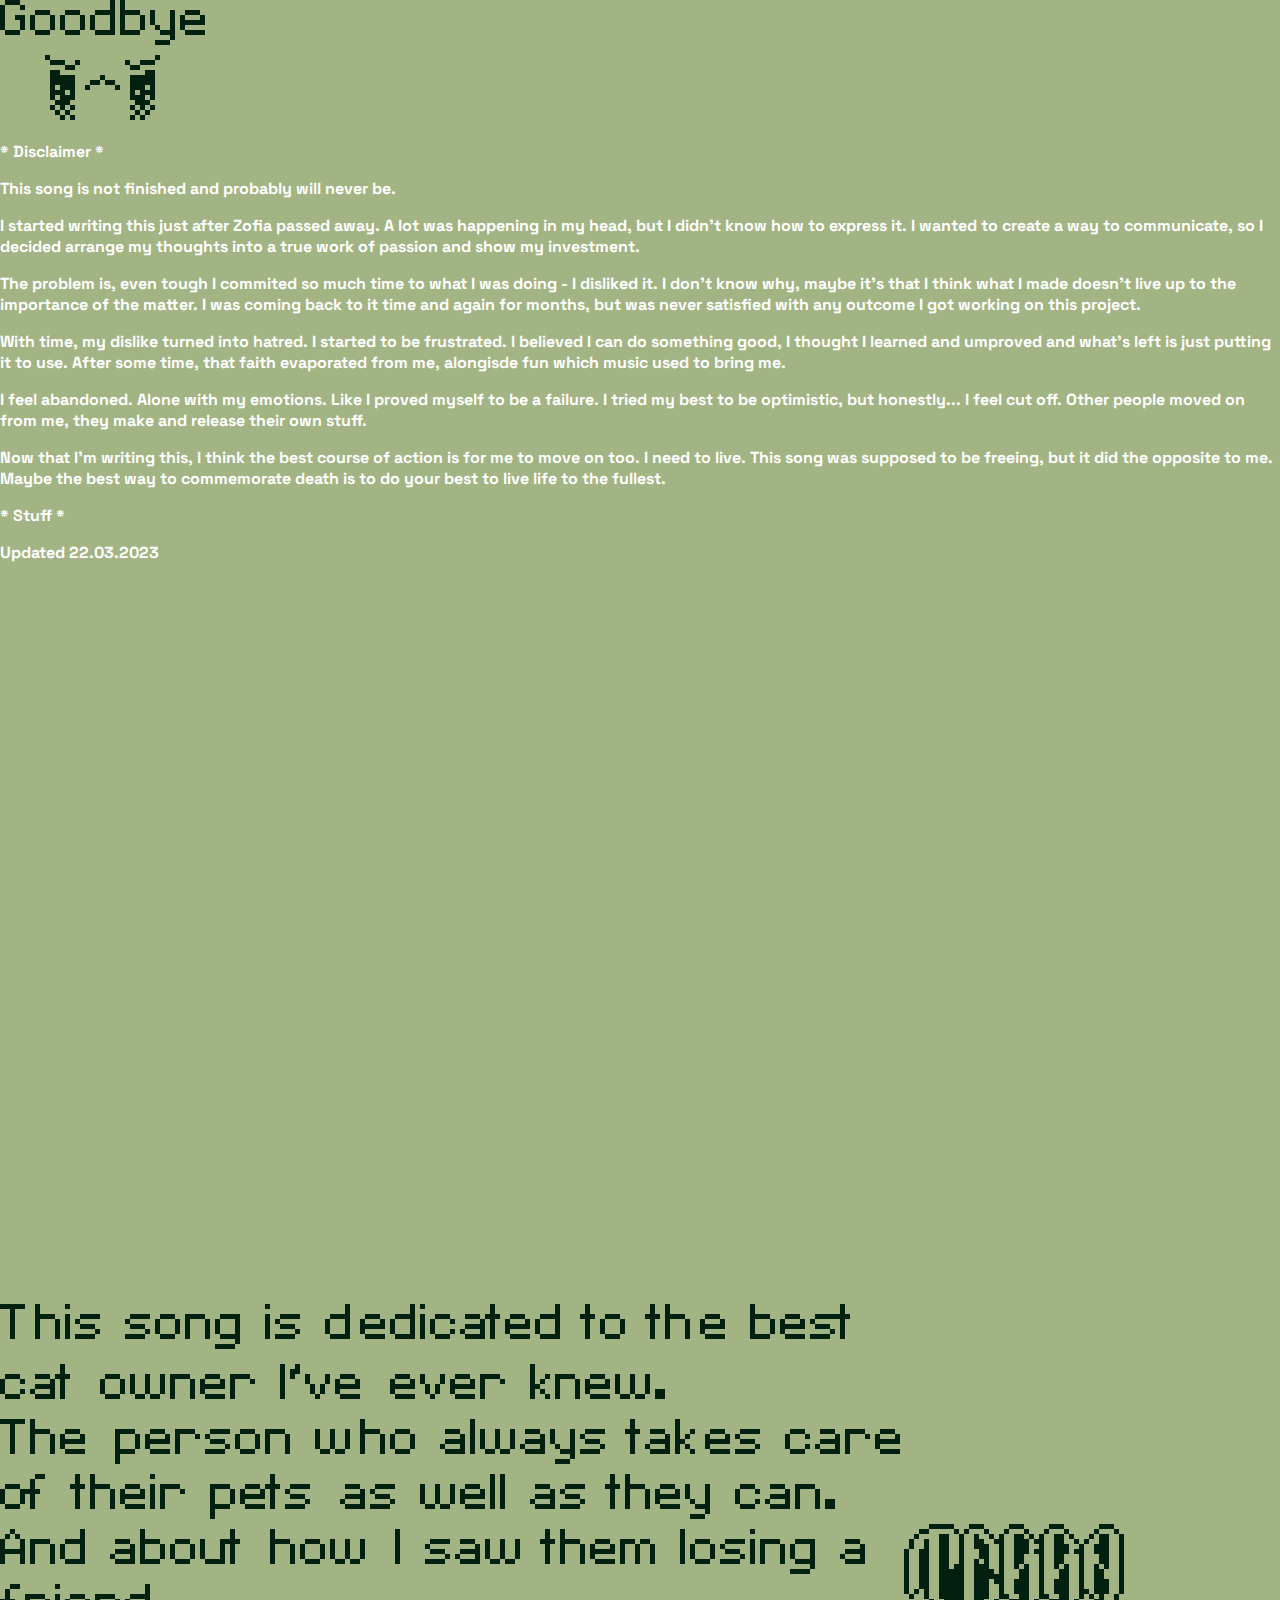
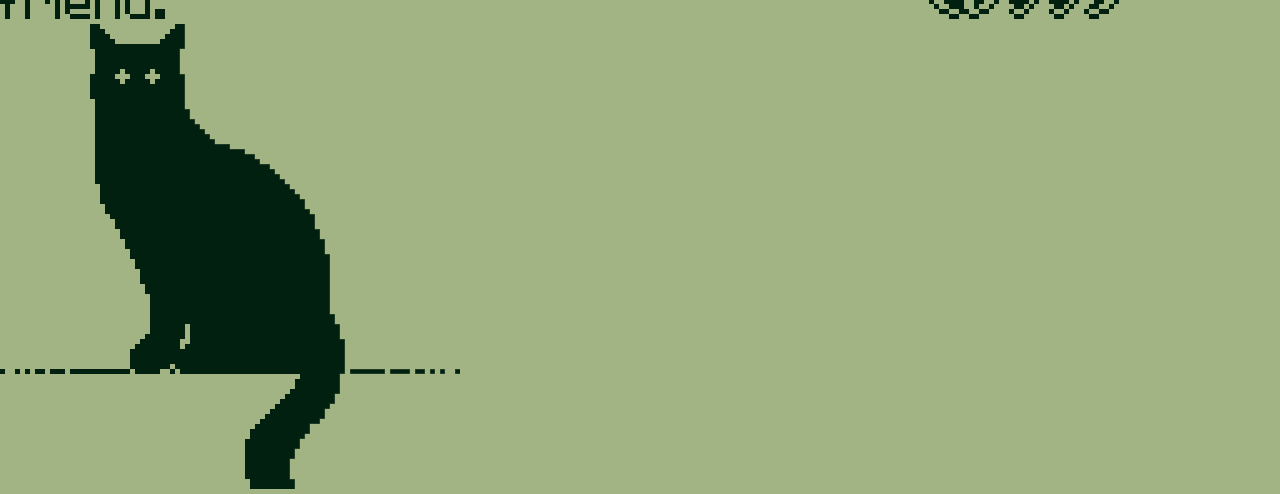
<file: goodbye.html>
<!DOCTYPE html>
<html lang="en">
<head>
    <title>Goodbye</title>
    <meta charset="UTF-8">
    <meta name="viewport" content="width=device-width, initial-scale=1.0, user-scalable=no, viewport-fit=cover">
    <meta name="theme-color" content="#a2b483" />
    <link rel="icon" href="res/favicon.ico">
    <meta name="author" content="Terio" />
    <meta name="og:type" property="og:type" content="website" />
    <meta name="og:title" property="og:title" content="Goodbye" />
    <meta name="og:site_name" property="og:site_name" content="Terra Music" />
    <meta name="og:description" property="og:description" content="Goodbye" />
    <!-- TODO: Change image -->
    <meta name="og:image" property="og:image" content="https://terra.gayest.cloud/img/index_thumbnail.png" />
    <meta name="twitter:card" content="summary_large_image">

    <!-- Styles -->
    <link rel="stylesheet" href="css/common.css">
    <link rel="stylesheet" href="css/goodbye.css">
</head>
<body>
    <main>
        <img id="goodbye" src="res/goodbye/goodbye.png"/>
        <div id="disclamer">
            <p><b>* Disclaimer *</b></p> 
            <p>This song is not finished and probably will never be. </p>
            <p>I started writing this just after Zofia passed away. A lot was happening in my head, but I didn't know how to express it. I wanted to create a way to communicate, so I decided arrange my thoughts into a true work of passion and show my investment.</p>
            <p>The problem is, even tough I commited so much time to what I was doing - I disliked it. I don't know why, maybe it's that I think what I made doesn't live up to the importance of the matter. I was coming back to it time and again for months, but was never satisfied with any outcome I got working on this project.</p>
            <p>With time, my dislike turned into hatred. I started to be frustrated. I believed I can do something good, I thought I learned and umproved and what's left is just putting it to use. After some time, that faith evaporated from me, alongisde fun which music used to bring me.</p>
            <p>I feel abandoned. Alone with my emotions. Like I proved myself to be a failure. I tried my best to be optimistic, but honestly... I feel cut off. Other people moved on from me, they make and release their own stuff.</p>
            <p>Now that I'm writing this, I think the best course of action is for me to move on too. I need to live. This song was supposed to be freeing, but it did the opposite to me. Maybe the best way to commemorate death is to do your best to live life to the fullest.</p>
            <p><b><a href="https://pastebin.com/zKH3Mf2V">* Stuff *</a></b></p>
            <p>Updated 22.03.2023</p>
        </div>
        <iframe src="https://www.youtube-nocookie.com/embed/_K3Hs5bolEM?vq=hd1080&modestbranding=1&rel=0&iv_load_policy=3&fs=0&color=white" width="100%" height="100%" title="Goodbye" frameborder="0"></iframe>
        <img id="note" src="res/goodbye/note.png"/>
        <img id="logo" src="res/goodbye/logo.png"/>
        <img id="cat" src="res/goodbye/cat.png"/>
    </main>
</body>
</html>
</file>
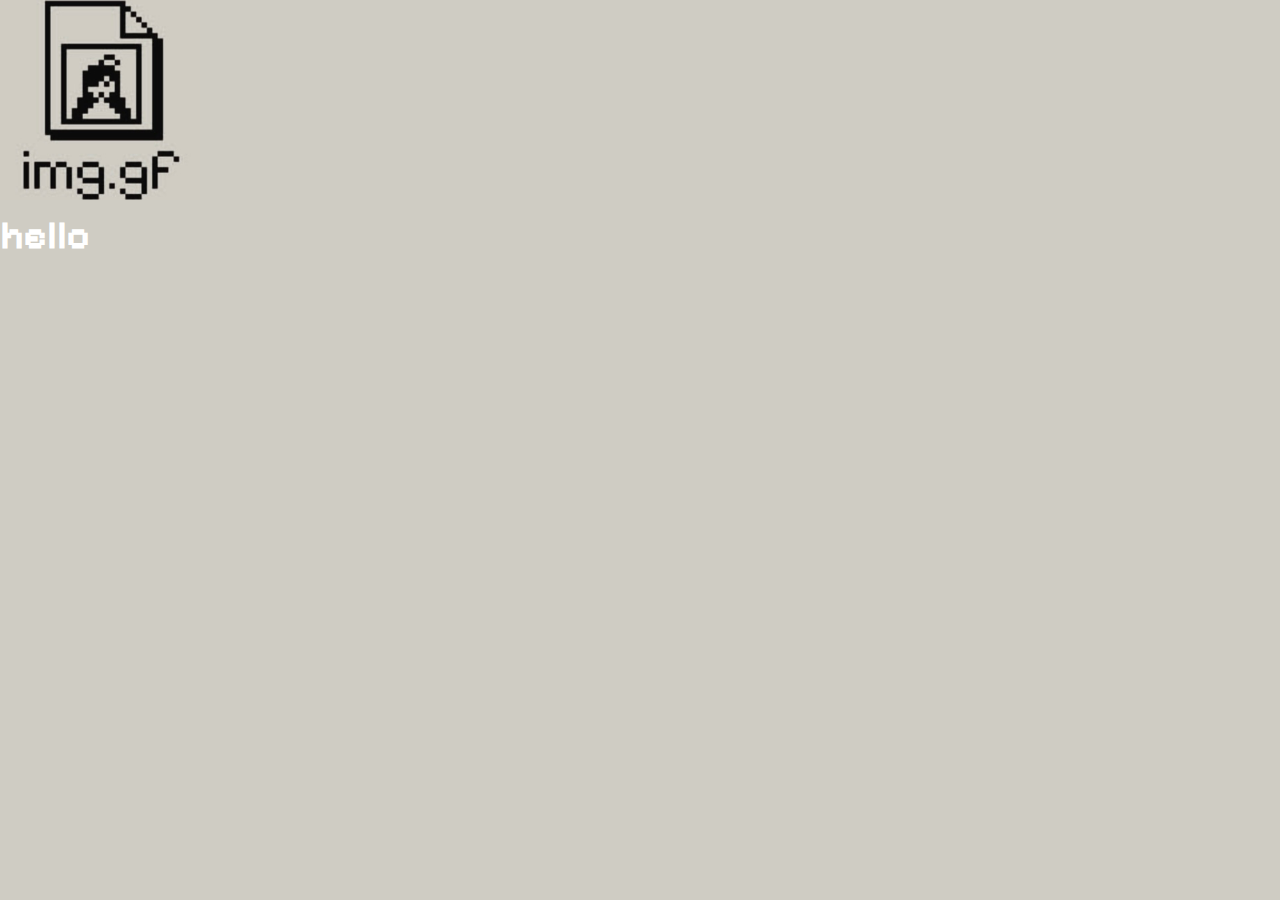
<file: img-gf.html>
<!DOCTYPE html>
<html lang="en">
<head>
    <title>img.gf</title>
    <!-- Meta -->
    <meta charset="UTF-8">
    <meta name="viewport" content="width=device-width, initial-scale=1.0">
    <link rel="icon" href="res/meadow-hospital/favicon-meadow-hospital.ico">
    <meta name="theme-color" content="#cfccc3" />
    <!-- Styles -->
    <link rel="stylesheet" href="css/common.css">
    <link rel="stylesheet" href="css/img-gf.css">
</head>
<body>
    <div id="icon"><img src="res/img-gf/icon.png"></div>
    <div id="links">hello</div>
</body>
</html>
</file>
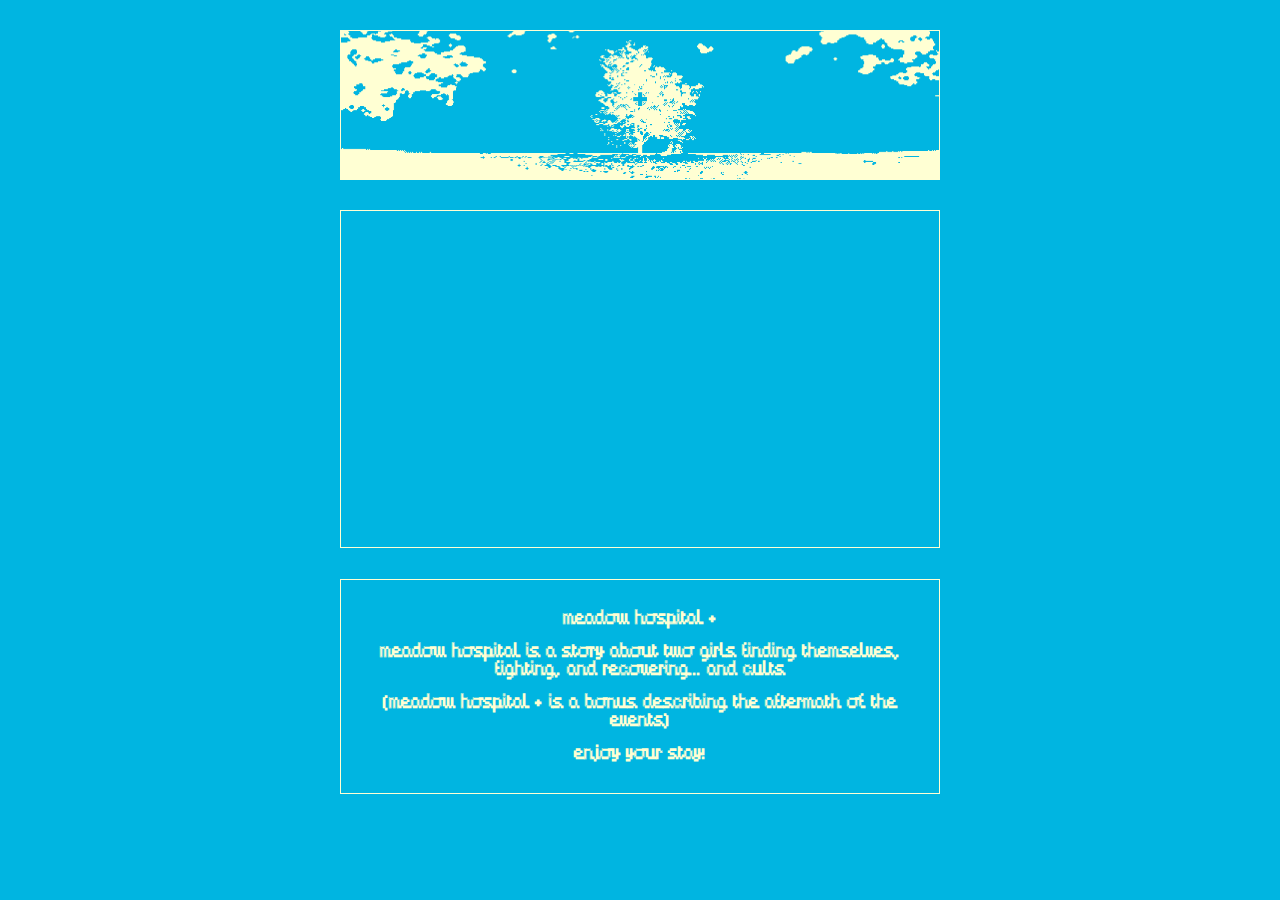
<file: meadow-hospital.html>
<!DOCTYPE html>
<html lang="en">
<head>
    <title>Meadow Hospital</title>
    <!-- Meta -->
    <meta charset="UTF-8">
    <meta name="viewport" content="width=device-width, initial-scale=1.0">
    <link rel="icon" href="res/meadow-hospital/favicon-meadow-hospital.ico">
    <meta name="theme-color" content="#00b5e1" />
    <!-- Styles -->
    <link rel="stylesheet" href="css/common.css">
    <link rel="stylesheet" href="css/meadow-hospital.css">
</head>
<body>
    <div id="wrap">
        <header></header>
        <main><iframe src="https://www.youtube.com/embed/lywJ9mzpqIU?color=white" title="A YouTube video" frameborder="0" allowfullscreen></iframe></main>
        <footer>
            <div id="title">Meadow Hospital +</div>
            <div class="description">Meadow Hospital is a story about two girls finding themselves, fighting, and recovering... and cults</div>
            <div class="description">(Meadow Hospital + is a bonus describing the aftermath of the events)</div>
            <div class="description">enjoy your stay!</div>
        </footer>
    </div>
</body>
</html>
</file>
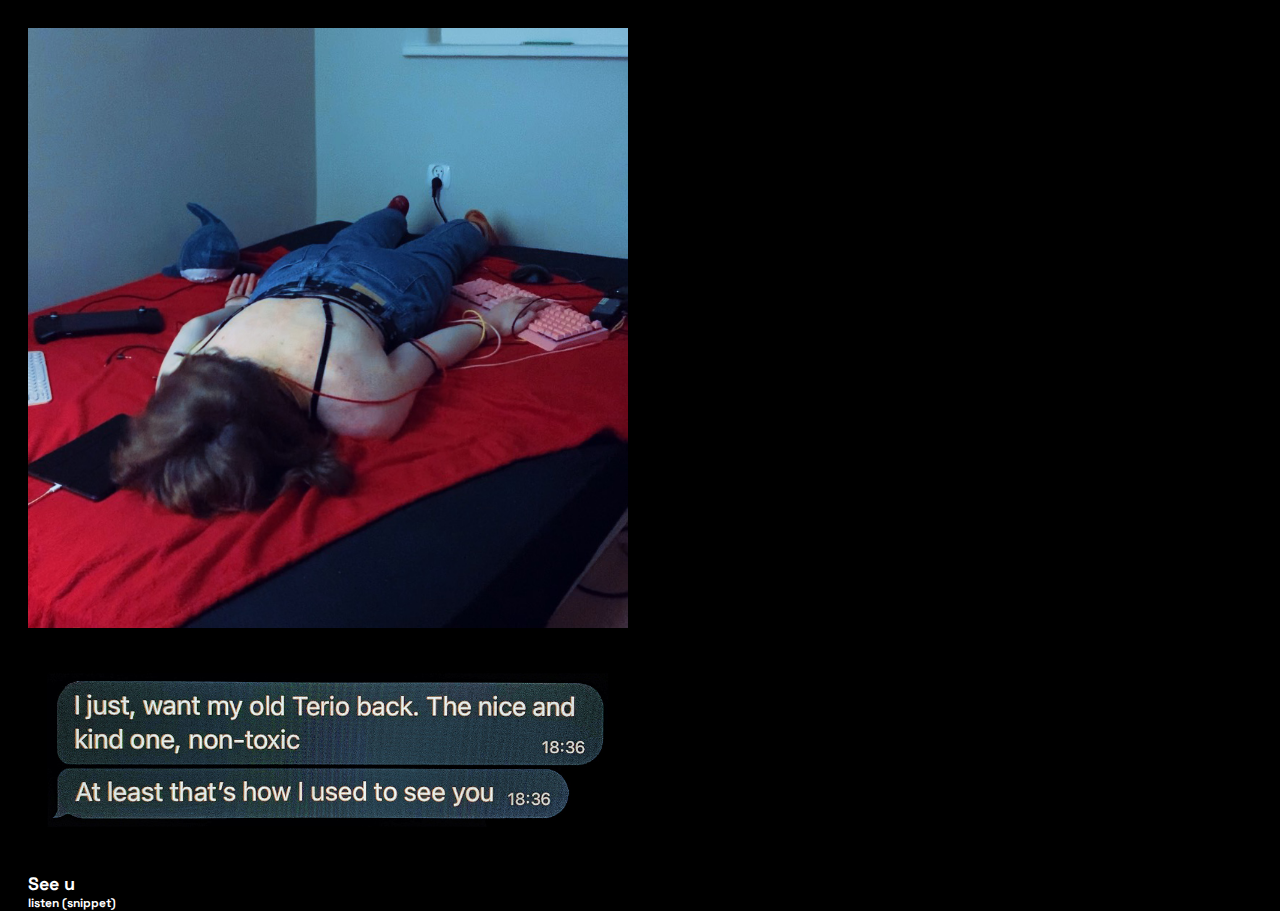
<file: see-u.html>
<!DOCTYPE html>

<html>

<head>
    <!-- Meta -->
    <title>see u</title>
    <meta charset="UTF-8">
    <meta name="viewport" content="width=device-width, initial-scale=1.0, user-scalable=no, viewport-fit=cover">
    <meta name="theme-color" content="#000000" />
    <link rel="icon" href="res/favicon.ico">
    <meta name="author" content="Terio" />
    <meta name="og:type" property="og:type" content="website" />
    <meta name="og:title" property="og:title" content="see u" />
    <meta name="og:site_name" property="og:site_name" content="Terra Music" />
    <meta name="og:description" property="og:description" content="I just, want my old Terio back." />
    <!-- TODO: Change image -->
    <meta name="og:image" property="og:image" content="https://terra.gayest.cloud/img/index_thumbnail.png" />
    <meta name="twitter:card" content="summary_large_image">

    <!-- Styles -->
    <link rel="stylesheet" href="css/common.css">
    <link rel="stylesheet" href="css/see-u.css">
</head>
<body>
    <img src="res/see-u/see_u.png"/>
    <img src="res/see-u/message.jpg"/>
    <span>See u</span>
    <a href="https://youtu.be/d_pMJvhv81I">listen (snippet)</a>
</body>

</html>
</file>
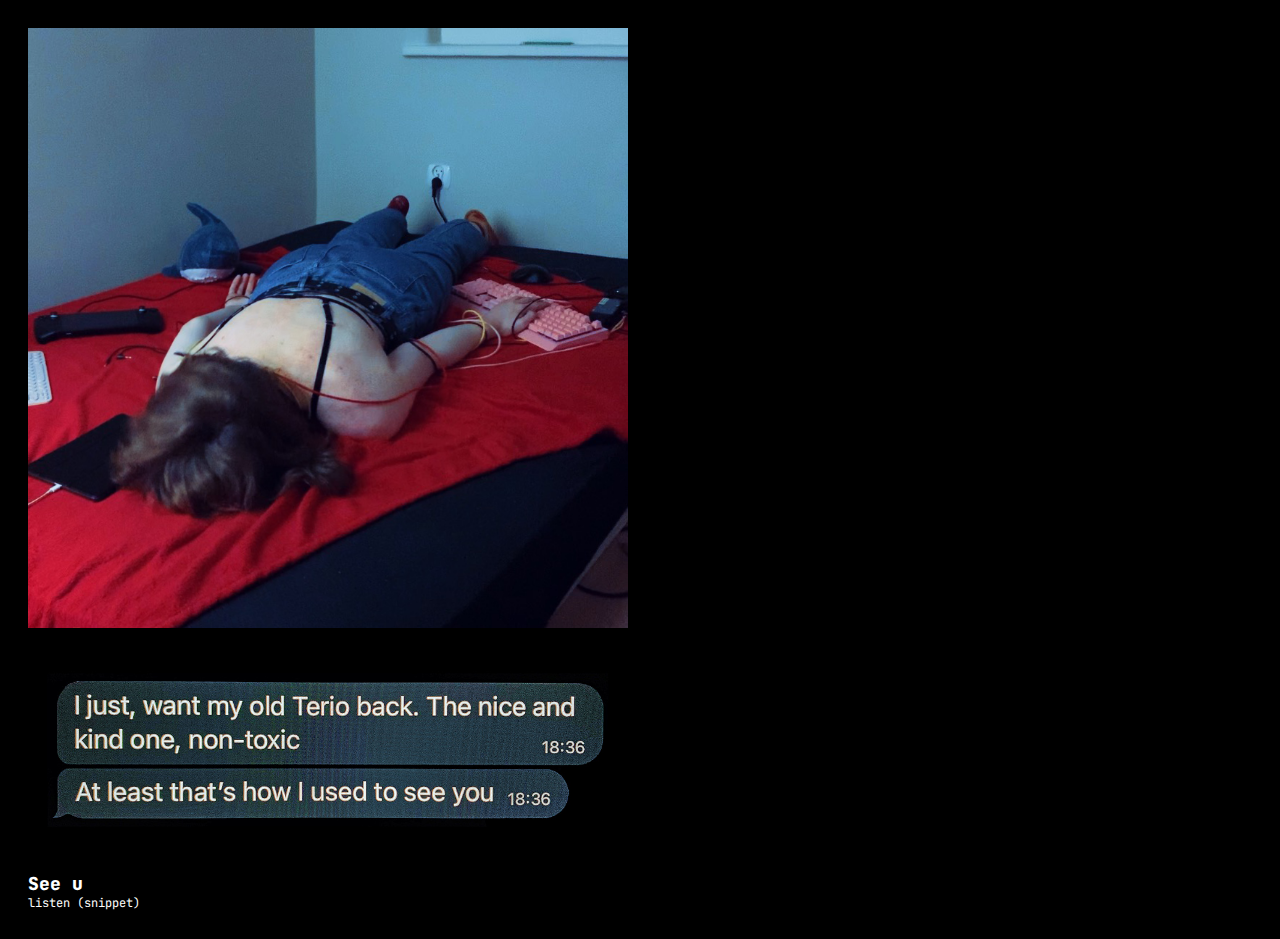
<file: see_u.html>
<!DOCTYPE html>

<html>

  <head>
    <meta charset="utf-8">

    <link rel="manifest" href="manifest.json">
    <link rel="apple-touch-startup-image" href="https://i.imgur.com/RQFEbFz.png">
    <meta name="apple-mobile-web-app-capable" content="yes" />
    <meta name='viewport' content='width=device-width, initial-scale=1.0, maximum-scale=1.0, user-scalable=0' />

    <title>see u</title>

    <!-- FONTS -->
    <link rel="preconnect" href="https://fonts.googleapis.com">
    <link rel="preconnect" href="https://fonts.gstatic.com" crossorigin>
    <link href="https://fonts.googleapis.com/css2?family=JetBrains+Mono:ital,wght@0,400;0,600;0,700;1,400;1,600;1,700&display=swap" rel="stylesheet">

    <meta name="theme-color" content="#ffffff" />

    <link rel="stylesheet" href="css/see_u.css">

</head>

  <body>

    <div id="body-wrapper">

        <div class="img"><img src="img/see_u.png"></div>

        <div class="img"><img src="img/see_u_message.jpg"></div>

        <div class="title">See u</div>
        <div class="paragraph"></div>
        <div class="link"><a href="https://youtu.be/d_pMJvhv81I">listen (snippet)</a></div>
	
	  </div>

  </body>

</html>
</file>
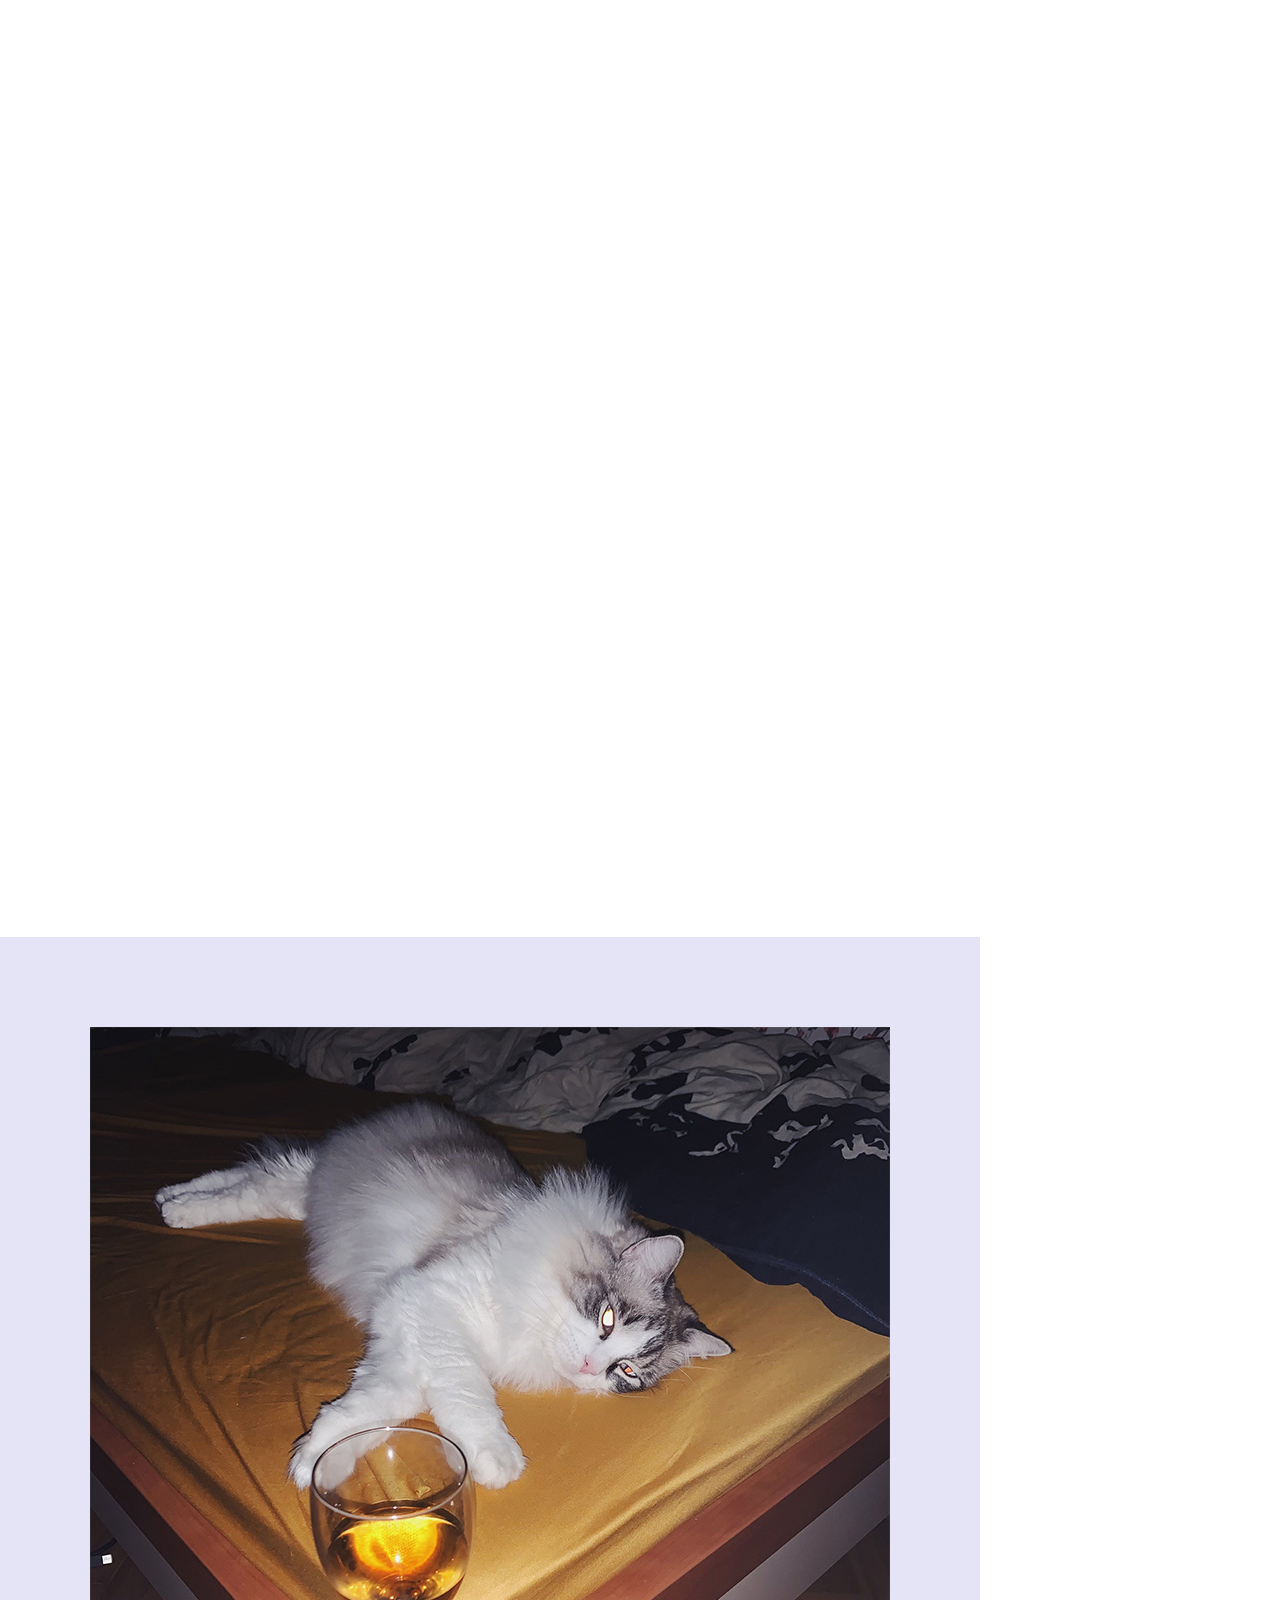
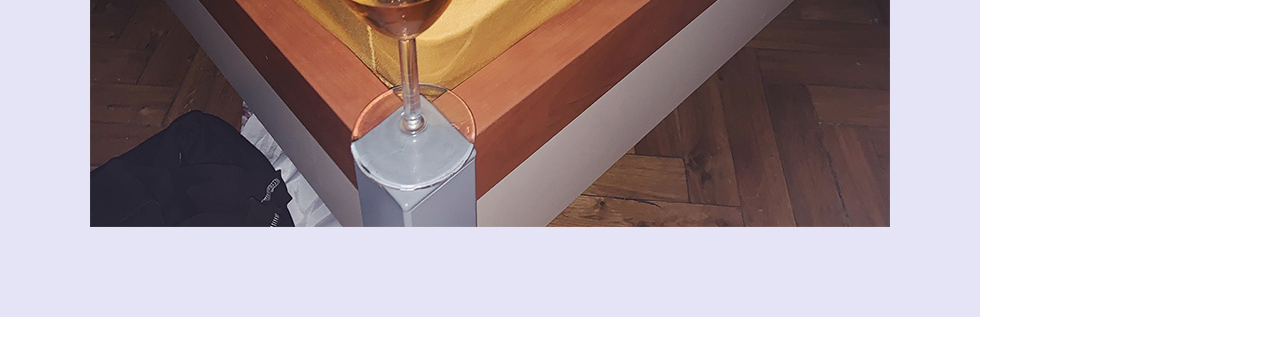
<file: silverr.html>
<!DOCTYPE html>
<html lang="en">
<head>
    <title>silverr</title>
    <meta charset="UTF-8">
    <meta name="viewport" content="width=device-width, initial-scale=1.0, user-scalable=no, viewport-fit=cover">
    <meta name="theme-color" content="#ffffff" />
    <link rel="icon" href="res/favicon.ico">
    <meta name="author" content="Terio" />
    <meta name="og:type" property="og:type" content="website" />
    <meta name="og:title" property="og:title" content="silverr" />
    <meta name="og:site_name" property="og:site_name" content="Terra Music" />
    <meta name="og:description" property="og:description" content="578 days / 13 872 hours / 832 320 minutes" />
    <!-- TODO: Change image -->
    <meta name="og:image" property="og:image" content="https://terra.gayest.cloud/img/index_thumbnail.png" />
    <meta name="twitter:card" content="summary_large_image">

    <!-- Styles -->
    <link rel="stylesheet" href="css/common.css">
    <link rel="stylesheet" href="css/silverr.css">
</head>
<body>
    <main>
        <h1>silverr</h1>
        <span>TERRA</span>
        <span>578 days / 13 872 hours / 832 320 minutes</span>
        <iframe src="https://www.youtube.com/embed/7-CK0Xvv4ug?color=white" width="560" height="315" title="silverr" frameborder="0" allowfullscreen></iframe>
        <!-- <span>playlist "from the grround up" - <a href="https://open.spotify.com/playlist/5KFHqxVAKCXmcylaWNyS5Q?si=f9409a4299a544a6">link</a></span> -->
        <!-- <iframe src="https://open.spotify.com/embed/playlist/5KFHqxVAKCXmcylaWNyS5Q?utm_source=generator" width="560" height="500" frameBorder="0" allowfullscreen="" allow="autoplay; clipboard-write; encrypted-media; fullscreen; picture-in-picture" loading="lazy" class="spotify"></iframe> -->
        <span class="left">
            And we'll keep in touch if we're able<br/>
            And i'll be gone by tomorrow<br/>
            You'll count to ten<br/>
            But this time i won't see<br/>
            How this ends
        </span>
        <span class="right">
            Its skies embrace me at their core<br/>
            Kind hands could lead me through<br/>
            Remind me that i'm not broken<br/>
            I'll blossom, ease a longing heart
        </span>
        <span>"count to 10" - elliebell</span>
        <img src="res/silverr/jaskier-framed.jpg"/>
        <span>
            thank you for listening<br/>
            with love &#60;3<br/>
            TERRA
        </span>
    </main>
</body>
</html>
</file>
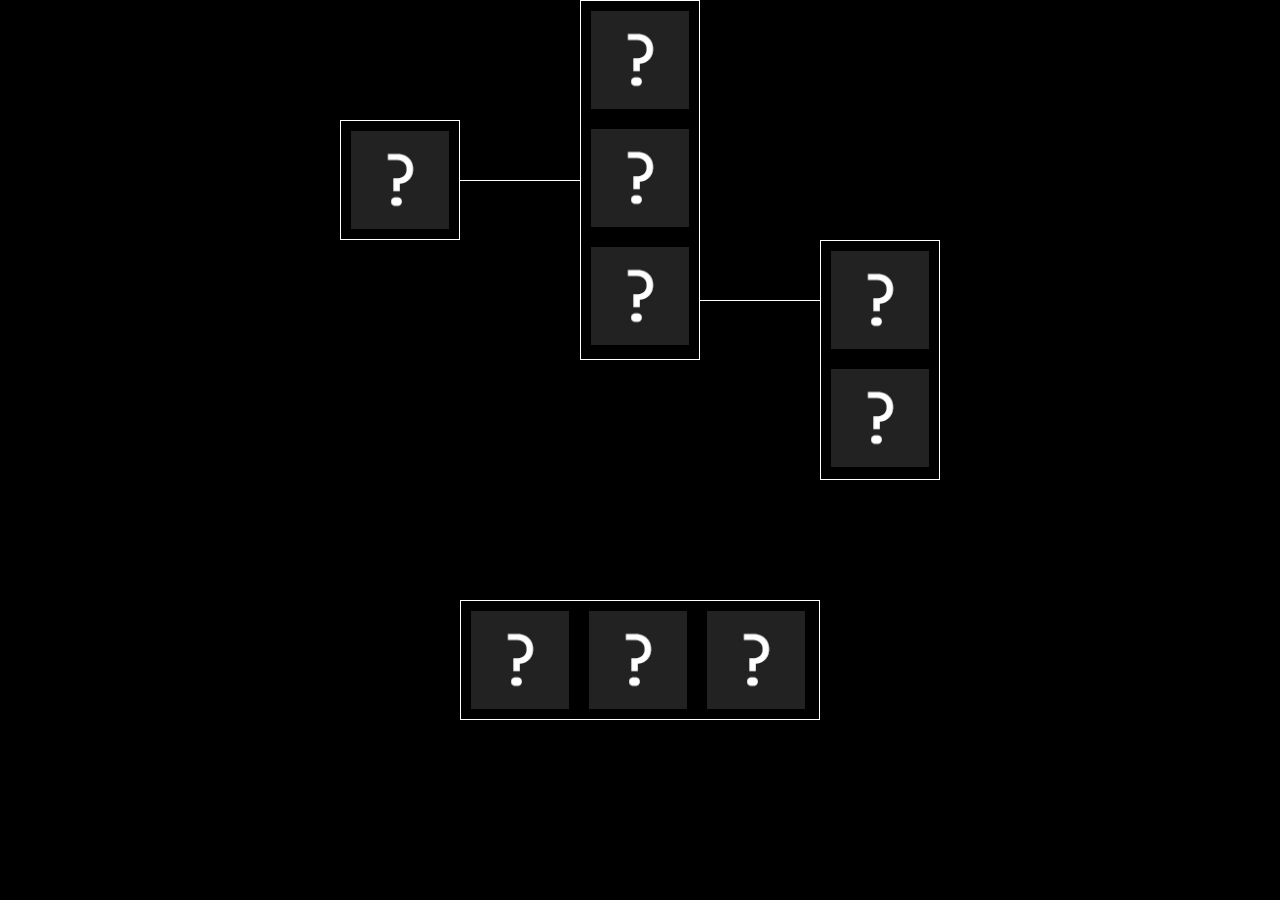
<file: timeline.html>
<html lang="en">

<head>
    <!-- Meta -->
    <title>TIMELINE</title>
    <meta charset="UTF-8">
    <meta name="viewport" content="width=device-width, initial-scale=1.0, user-scalable=no, viewport-fit=cover">
    <meta name="theme-color" content="#000000" />
    <link rel="icon" href="res/favicon.ico">
    <meta name="author" content="Terio" />
    <meta name="og:type" property="og:type" content="website" />
    <meta name="og:title" property="og:title" content="Terra Music" />
    <meta name="og:site_name" property="og:site_name" content="Terra Music" />
    <meta name="og:description" property="og:description" content="♪♬((d⌒ω⌒b))♬♪" />
    <meta name="og:image" property="og:image" content="https://terra.gayest.cloud/img/index_thumbnail.png" />
    <meta name="twitter:card" content="summary_large_image">

    <!-- Styles -->
    <link rel="stylesheet" href="css/common.css">
    <link rel="stylesheet" href="css/timeline.css">
</head>

<body>
    <div id="wrap">
        <div id="grid">
            <div id="sample-node"></div>
            <div class="node node-1">
                <img src="res/timeline/missing.jpg">
                <img src="res/timeline/missing.jpg">
                <img src="res/timeline/missing.jpg">
            </div>
            <div class="line line-1 horizontal"><div class="stroke"></div></div>
            <div class="node node-2">
                <img src="res/timeline/missing.jpg">
            </div>
            <div class="line line-2 horizontal"><div class="stroke"></div></div>
            <div class="node node-3">
                <img src="res/timeline/missing.jpg">
                <img src="res/timeline/missing.jpg">
            </div>
            <div class="node node-4">
                <img src="res/timeline/missing.jpg">
                <img src="res/timeline/missing.jpg">
                <img src="res/timeline/missing.jpg">
            </div>
        </div>
    </div>

    <script src="js/index.js"></script>
    <script src="js/timeline.js"></script>
</body>

</html>
</file>
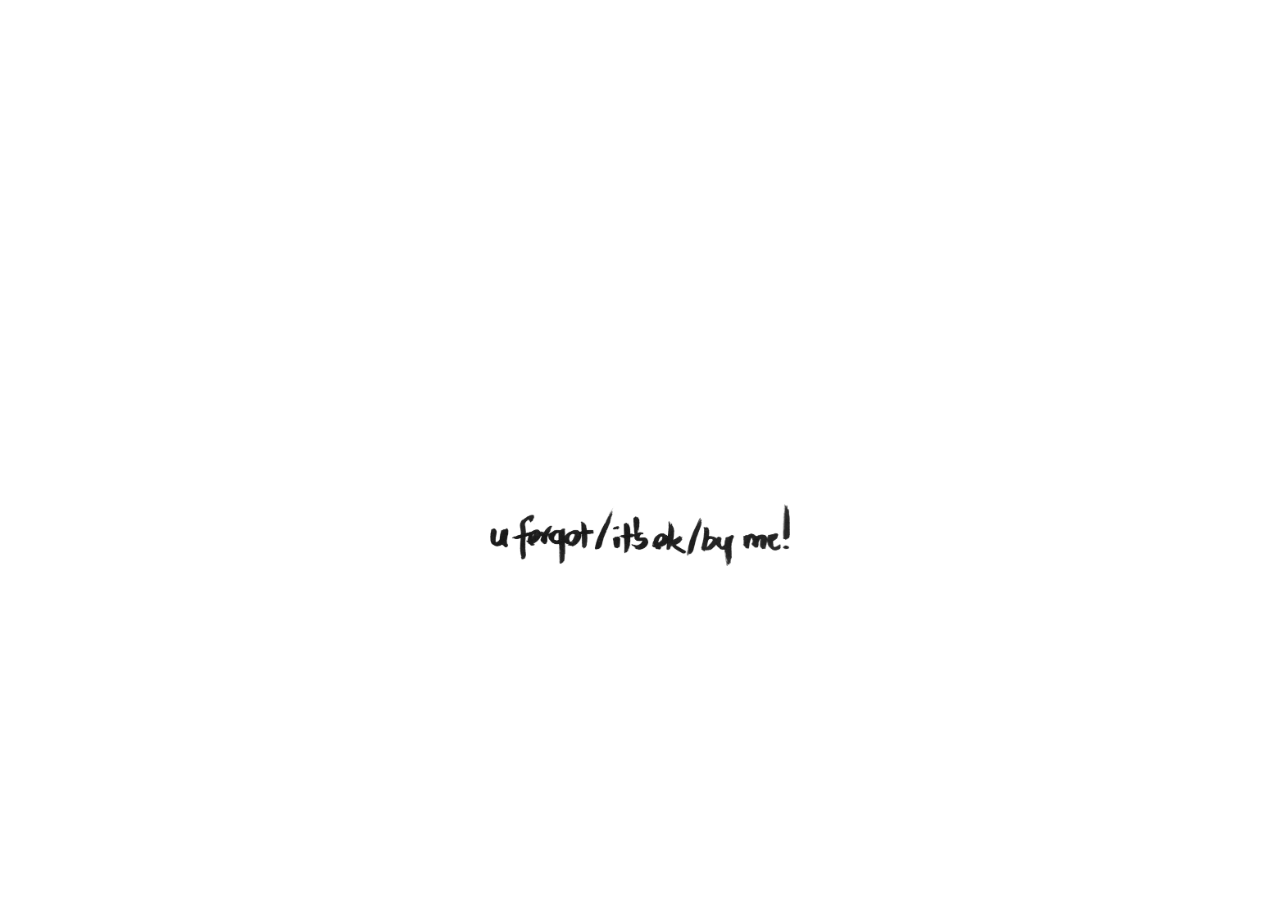
<file: u-ok.html>
<!DOCTYPE html>

<html>

<head>
    <!-- Meta -->
    <title>U ok?</title>
    <meta charset="UTF-8">
    <meta name="viewport" content="width=device-width, initial-scale=1.0, user-scalable=no, viewport-fit=cover">
    <meta name="theme-color" content="#ffffff" />
    <link rel="icon" href="res/favicon.ico">
    <meta name="author" content="Terio" />
    <meta name="og:type" property="og:type" content="website" />
    <meta name="og:title" property="og:title" content="U ok?" />
    <meta name="og:site_name" property="og:site_name" content="Terra Music" />
    <meta name="og:description" property="og:description" content="u forgot - it's ok" />
    <!-- TODO: Change image -->
    <meta name="og:image" property="og:image" content="https://terra.gayest.cloud/img/index_thumbnail.png" />
    <meta name="twitter:card" content="summary_large_image">

    <!-- Styles -->
    <link rel="stylesheet" href="css/common.css">
    <link rel="stylesheet" href="css/u-ok.css">
</head>
<body>
    <main>
        <iframe src="https://www.youtube.com/embed/YsfUvlTyFBA?modestbranding=1&rel=0&fs=0&color=white" width="100%" height="100%" title="u forgot / it’s ok" frameborder="0"></iframe>
        <img src="res/u-ok/sub.jpg" class="credits"></span>
    </main>
</body>

</html>
</file>
<file: css/common.css>
@import url('https://fonts.googleapis.com/css2?family=Space+Grotesk:wght@300;400;500;600;700&display=swap');

* {
    box-sizing: border-box;
}

:root,
html,
body {
    width: 100%;
    height: 100%;

    padding: 0;
    margin: 0;

    font-family: 'Space Grotesk', sans-serif;
    font-weight: bold;
    color: white;

    font-size: 16px;
}

a, a:any-link { 
    color: rgb(255, 255, 255);
    text-decoration: none;
}

a:hover {
    cursor: pointer;
}

::-moz-selection, ::selection  { 
    background: rgb(255, 255, 255); 
    color: rgb(0, 0, 0);
}

button {
    all: unset;
}

button:hover,
a:hover {
    cursor: pointer;
}

#noscript {
    position: static;
    width: 100%;
    height: 5rem;
    background-color: rgb(255, 255, 255);
    
    display: flex;
    align-items: center;
    justify-content: center;

    font-size: 1.5rem;
    color: rgb(0, 0, 0);
}

iframe {
    aspect-ratio: calc(16/9);
    width: 100%;
    height: auto;
}
</file>
<file: css/goodbye.css>
body {
    background-color: #a2b483;
    margin: 0;
    padding: 0;
    width: 100%;
    height: 100%;
    overflow-x: hidden;
}

* {
    box-sizing: border-box;
  
    -webkit-touch-callout: none; /* iOS Safari */
     -webkit-user-select: none; /* Safari */
      -khtml-user-select: none; /* Konqueror HTML */
        -moz-user-select: none; /* Old versions of Firefox */
         -ms-user-select: none; /* Internet Explorer/Edge */
             user-select: none; /* Non-prefixed version, currently
                                   supported by Chrome, Edge, Opera and Firefox */
}

#body-wrapper {
    display: flex;
    flex-direction: column;
    flex-wrap: nowrap;
    justify-content: flex-start;
    align-items: center;
    align-content: center;
    margin: 0;
    padding: 0;
    gap: 49px;

    margin: 40px 40px 0 40px;
    width: 100vw;
    max-width: 900px;

    margin-left: auto;
    margin-right: auto;
}

#cat {
    /* align-self: flex-end; */
    width: 460px;
}

#goodbye {
    /* align-self: flex-end; */
    width: 205px;
}

#menu {
    display: flex;
    flex-direction: row;
    justify-content: center;
    align-items: center;
    align-content: center;
    height: 60px;
}

.button {
    height: 60px;
    width: 60px;
}

#logo {
    width: 220px;
    margin-top: -52px;
}

#note {
    width: 900px;
}

#note img, #logo img, .button img, #goodbye img, #cat img {
    max-width: 100%;
}

#cat img {
    margin-bottom: -4px;
}

#disclaimer { 
    width: 100%;
    max-width: 900px;
    padding: 40px;
    background-color: #01200F;
    color: #a2b483;
    font-family: 'JetBrains Mono', monospace;
}

a {
    color: #a2b483;
}

@media only screen and (max-width: 800px) {

    #cat img {
        margin-bottom: -40px;
    }

#body-wrapper {
    gap: 25px;
}

#cat {
    width: 230px;
}

#goodbye {
    width: 103px;
}

#menu {
    height: 30px;
}

.button {
    height: 630px;
    width: 30px;
}

#logo {
    width: 110px;
    margin-top: -26px;
}

#note {
    width: 450px;
}
  }

  @media only screen and (max-width: 600px) {
    #body-wrapper {
        gap: 25px;
    }
    #cat img {
        margin-bottom: -50px;
    }
    
    #cat {
        width: 230px;
        transform: scale(0.7);
    }
    
    #goodbye {
        width: 103px;
    }
    
    #menu {
        height: 30px;
    }
    
    .button {
        height: 630px;
        width: 30px;
    }
    
    #logo {
        width: 110px;
        margin-top: -26px;
        transform: scale(0.7);
    }
    
    #note {
        width: 450px;
        transform: scale(0.7);
    }
      }
</file>
<file: css/img-gf.css>
@import url('https://fonts.googleapis.com/css2?family=Pixelify+Sans&display=swap');

body {
    background-color: #cfccc3;
    font-family: 'Pixelify Sans', sans-serif;
    font-size: 40px;
}

::-moz-selection, ::selection  { 
    background: black; 
    color: #cfccc3;
}

#icon img {
    width: 200px;
}
</file>
<file: css/meadow-hospital.css>
@font-face {
    font-family: hellovetica;
    src: url(/res/fonts/handy.ttf);
}

body {
    display: flex;
    flex-direction: column;
    justify-content: flex-start;
    align-items: center;
    align-content: center;

    background-color: #00b5e1;
    color: #ffffd3;

    font-size: 16px;
    font-family: hellovetica;

    overflow: scroll;
}

#wrap {
    display: flex;
    flex-direction: column;
    justify-content: center;
    align-items: center;
    align-content: center;

    padding-top: 30px;

    gap: 30px;

    max-width: 100%;
}

header, main, footer {
    min-height: 100px;
    width: 600px;
    max-width: 100%;
    border: 1px solid #ffffd3;
}

main {
    aspect-ratio: 16 / 9;
    margin-bottom: 1px;
}

header {
    aspect-ratio: 4 / 1;
    background-image: url("/res/meadow-hospital/meadow-head.png");
    background-size: cover;
    background-position: center;
}

footer {
    display: flex;
    flex-direction: column;
    justify-content: center;
    align-items: center;
    align-content: center;
    gap: 15px;
    padding: 30px 0;
    user-select: none;
}

.description {
    width: 100%;
    padding: 0 30px;
    text-align: center;
}
</file>
<file: css/see-u.css>
body {
    font-size: 16px;
    background-color: black;
    color: white;

    padding: 28px;

    display: flex;
    flex-direction: column;
}

img {
    width: 600px;
    max-width: 100%;
    margin-bottom: 24px;
}

span {
    font-weight: 800;
    font-size:18px;
}

a {
    font-size: 12px;
}
</file>
<file: css/see_u.css>
html {
    margin: 0;
    padding: 0;
    background-color: #000;
    color: #fff;
    font-family: 'JetBrains Mono', monospace;
    font-size: 12px;
}

#body-wrapper {
    padding: 20px;
}

.img img {
    width: 600px;
    max-width: 100%;
    margin-bottom: 20px;
}

.title {
    font-weight: 800;
    font-size:18px;
}

a {
    text-decoration: none;
    color:#fff
    font-weight: 700;
}

a:link {
    text-decoration: none;
    color:#fff
}

a:visited {
    text-decoration: none;
    color:#fff
}

a:hover {
    text-decoration: underline;
    color:#fff
}

a:active {
    text-decoration: underline;
    color:#fff
}
</file>
<file: css/silverr.css>
html, body {
    margin: 0;
    padding: 0;
    width: 100%;
    height: 100%;
    font-family: 'Noto Sans Mono', monospace;
    font-size: 14px;
}

#body-wrapper {
    display: flex;
    flex-direction: column;
    flex-wrap: wrap;
    justify-content: flex-start;
    align-content: center;
    align-content: center;

    margin: 25px;
    gap: 25px;
}

.text-line, .text-header, .text-line-merge {
    text-align: center; 
}

/* .text-header {
    font-size: 60px;
    color: rgb(177, 177, 177);
    font-weight: 600;
    margin-bottom: -40px;
} */

.text-header {
    font-size: 70px;
    color: rgb(224, 224, 224);
    font-weight: 600;
    margin-bottom: -40px;
}

.text-line-merge {
    margin-top: -25px;
}

.iframe-wrap {
    width: 100%;
    max-width: 600px;
}

.iframe-container {
    position: relative;
    width: 100%;
    height: 0;
    padding-bottom: 56.25%;
}
.video {
    position: absolute;
    top: 0;
    left: 0;
    width: 100%;
    height: 100%;
}

.spotify-wrap {
    box-sizing: border-box;
    background-color: #7f7f7f;
    max-height: 500px;
    position: relative;
}

.spotify-overlay {
    width: 100%;
    height: 100%;
    background-color: #fff;
    position: absolute;
    top: 0;
    left: 0;
    mix-blend-mode: difference;
    pointer-events: none;
}

.spotify {
    max-width: 600px;
}

a, a:visited, a:hover, a:active {
    color: #000;
}
</file>
<file: css/timeline.css>
body {
    background-color: black;
}

#container {
    max-width: 100%;
}

#wrap {
    width: 100%;
    height: 100%;
    display: flex;
    justify-content: center;
    align-items: flex-start;
    align-content: flex-start;
}

#grid {
    max-width: 100%;
    width: 600px;
    display: grid;
    grid-template-columns: repeat(5, 1fr);
}

#sample-node {
    grid-column-start: 1;
    grid-column-end: 1;
    grid-row-start: 1;
    grid-row-end: 1;
}

.node {
    border: 1px solid white;
    padding: 10px;
    display: flex;
    gap: 20px;
}

.node>img {
    max-width: 100%;
}

.line {
    display: flex;
    justify-content: center;
    align-items: center;
    align-content: center;
}

.vertical {
    transform: rotate(90deg);
}

.stroke {
    background-color: white;
    height: 1px;
    width: 100%;
}

.node-1 {
    grid-column-start: 3;
    grid-column-end: 4;
    grid-row-start: 1;
    grid-row-end: 4;

    flex-direction: column;
}

.node-2 {
    grid-column-start: 1;
    grid-column-end: 2;
    grid-row-start: 2;
    grid-row-end: 3;
}

.line-1 {
    grid-column-start: 2;
    grid-column-end: 3;
    grid-row-start: 2;
    grid-row-end: 3;
}

.line-2 {
    grid-column-start: 4;
    grid-column-end: 5;
    grid-row-start: 3;
    grid-row-end: 4;
}

.node-3 {
    grid-column-start: 5;
    grid-column-end: 6;
    grid-row-start: 3;
    grid-row-end: 5;

    flex-direction: column;
}

.node-4 {
    grid-column-start: 2;
    grid-column-end: 5;
    grid-row-start: 6;
    grid-row-end: 7;
    
    flex-direction: row;
}
</file>
<file: css/u-ok.css>
@import url('https://fonts.googleapis.com/css2?family=Inter:wght@700&display=swap');

::-moz-selection, ::selection  { 
    background: black; 
    color: white;
}

body {
    font-family: 'Inter', sans-serif;
    font-weight: 700;
    font-size: 16px;
    background-color: white;
    color: black;
    text-align: center;
    padding-top: 40px;
}

main {
    margin: auto;
    max-width: 800px;
    text-align: center;
}

img {
    width: 300px;
    max-width: calc(100% - 40px);
    margin: 20px 10px;
}

.credits {
    margin-top: 10px;
}
</file>
